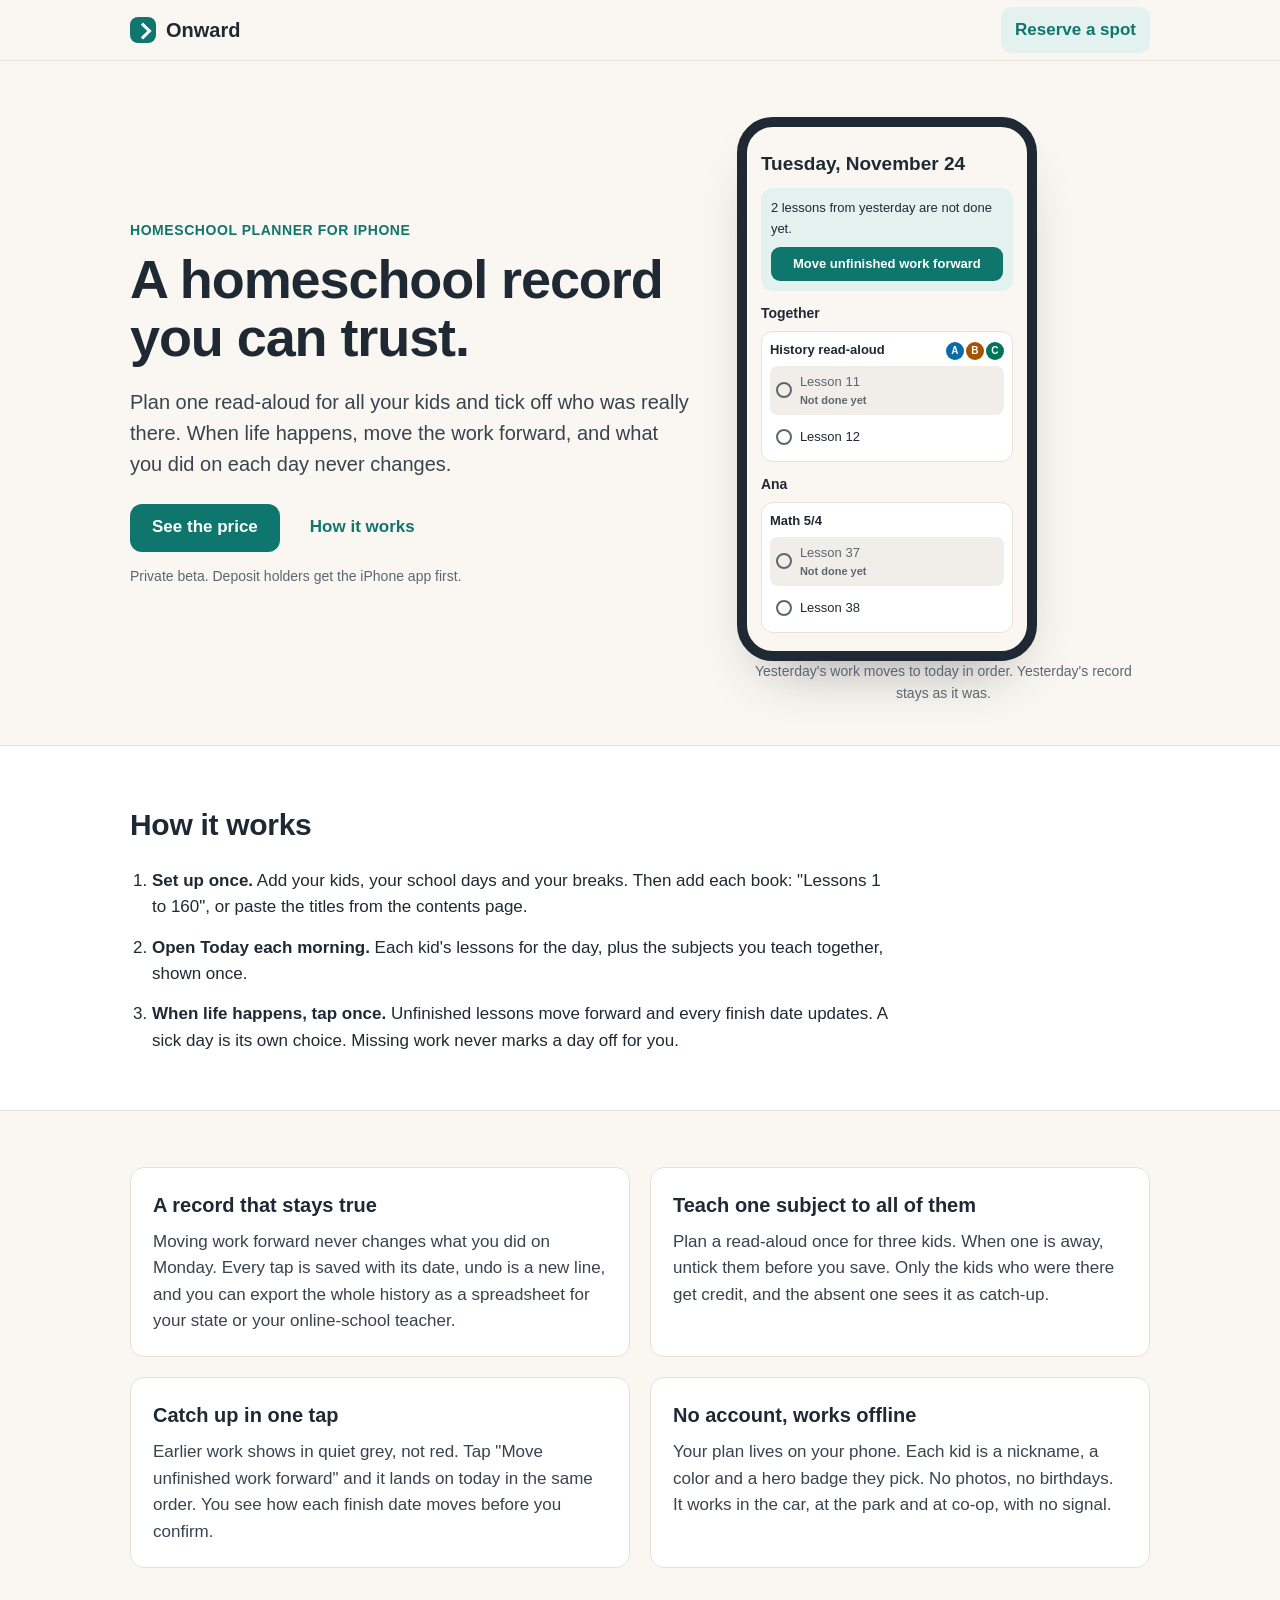
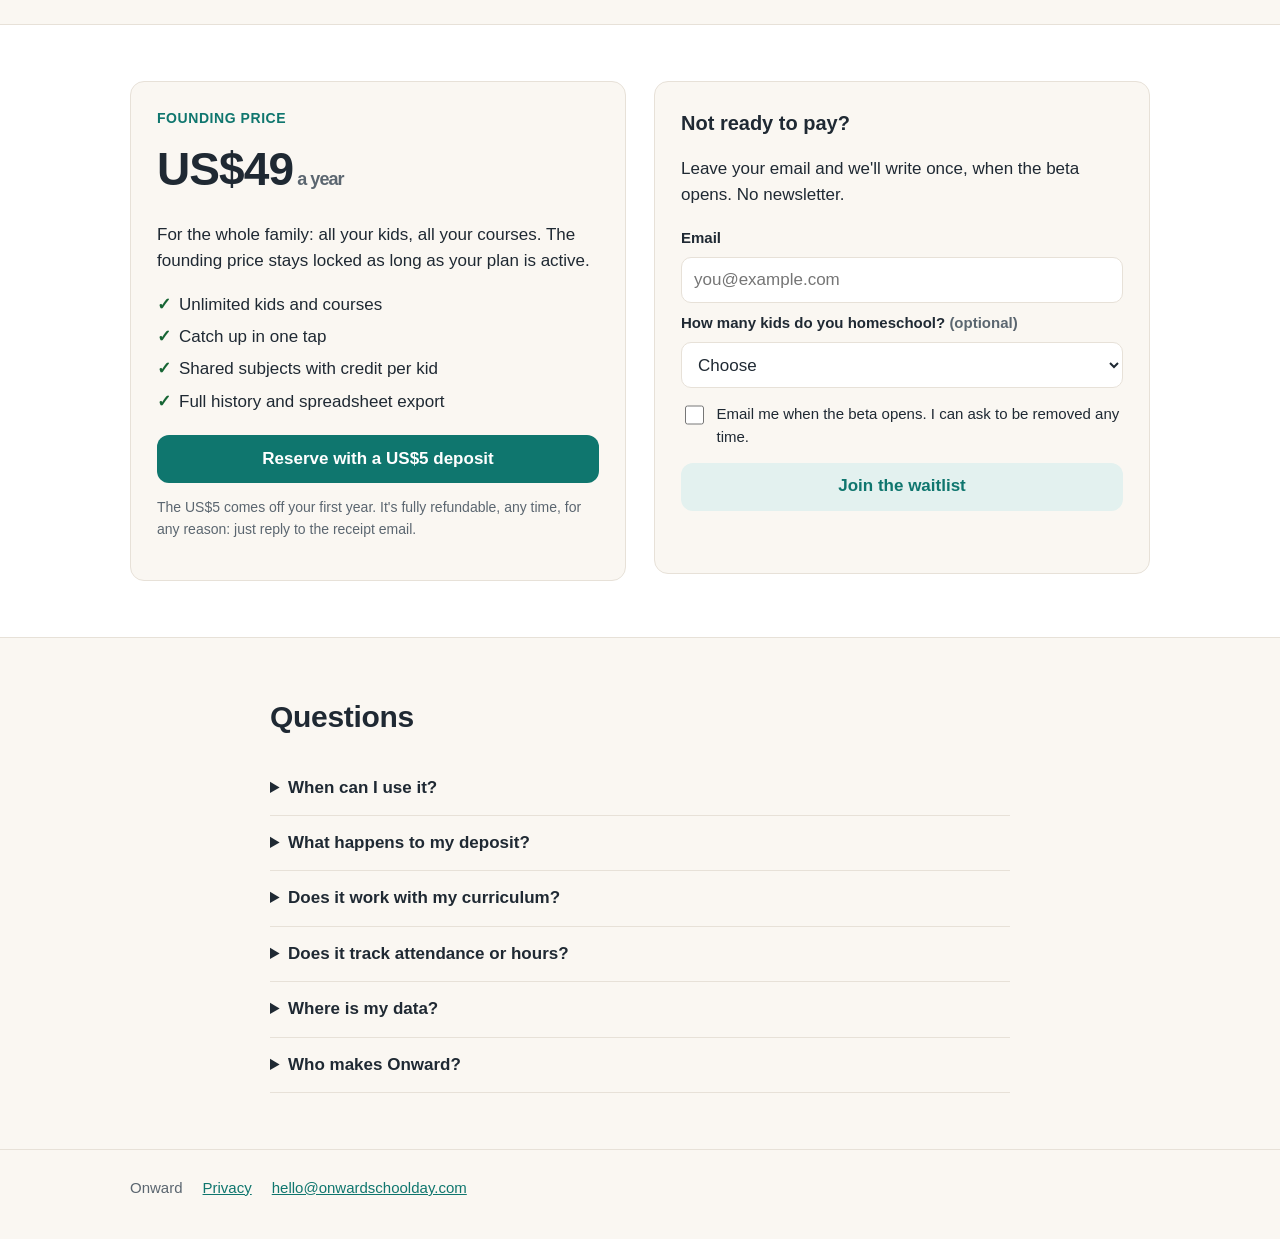
<file: index.html>
<!doctype html>
<html lang="en">
<head>
  <meta charset="utf-8">
  <meta name="viewport" content="width=device-width, initial-scale=1">
  <title>Onward: the homeschool planner that keeps up when life happens</title>
  <meta name="description" content="Plan your homeschool year once. When you miss a day, one tap moves unfinished lessons forward, and the record of what you really did stays true.">
  <link rel="canonical" href="https://onwardschoolday.com/">
  <meta property="og:title" content="Onward homeschool planner">
  <meta property="og:description" content="Miss a day without replanning the week. Shared subjects with credit for the right kids. A record that never gets rewritten.">
  <meta property="og:url" content="https://onwardschoolday.com/">
  <meta property="og:type" content="website">
  <link rel="icon" href="favicon.svg" type="image/svg+xml">
  <link rel="stylesheet" href="site.css">
</head>
<body>
  <header class="top">
    <div class="wrap top-row">
      <a class="brand" href="/" aria-label="Onward home"><span class="mark" aria-hidden="true"></span>Onward</a>
      <a class="top-cta" href="#price" data-track="cta_click">Reserve a spot</a>
    </div>
  </header>

  <main>
    <section class="hero">
      <div class="wrap hero-grid">
        <div>
          <p class="eyebrow">Homeschool planner for iPhone</p>
          <h1 data-copy="headline">Miss a day. Your plan fixes itself.</h1>
          <p class="lead" data-copy="lead">When a sick day or a field trip throws off the week, one tap moves the unfinished lessons forward, in order. No red overdue pile, and no Sunday night redraw.</p>
          <div class="hero-actions">
            <a class="btn" href="#price" data-track="cta_click">See the price</a>
            <a class="btn quiet" href="#how">How it works</a>
          </div>
          <p class="small muted">Private beta. Deposit holders get the iPhone app first.</p>
        </div>

        <figure class="phone" aria-label="A short demo of the Today screen moving unfinished work forward">
          <div class="screen">
            <p class="ph-date">Tuesday, November 24</p>
            <div class="ph-banner" data-demo="banner">
              <span data-demo="banner-text">2 lessons from yesterday are not done yet.</span>
              <span class="ph-btn" data-demo="button">Move unfinished work forward</span>
            </div>
            <p class="ph-section">Together</p>
            <div class="ph-card">
              <div class="ph-card-head"><span>History read-aloud</span><span class="ph-kids"><i class="k1">A</i><i class="k2">B</i><i class="k3">C</i></span></div>
              <div class="ph-row grey" data-demo="earlier"><i class="ring"></i><span>Lesson 11<small>Not done yet</small></span></div>
              <div class="ph-row" data-demo="pushed"><i class="ring"></i><span>Lesson 12<small></small></span></div>
            </div>
            <p class="ph-section">Ana</p>
            <div class="ph-card">
              <div class="ph-card-head"><span>Math 5/4</span></div>
              <div class="ph-row grey" data-demo="earlier"><i class="ring"></i><span>Lesson 37<small>Not done yet</small></span></div>
              <div class="ph-row" data-demo="pushed"><i class="ring"></i><span>Lesson 38<small></small></span></div>
            </div>
          </div>
          <figcaption class="small muted">Yesterday's work moves to today in order. Yesterday's record stays as it was.</figcaption>
        </figure>
      </div>
    </section>

    <section id="how" class="band">
      <div class="wrap">
        <h2>How it works</h2>
        <ol class="steps">
          <li><strong>Set up once.</strong> Add your kids, your school days and your breaks. Then add each book: "Lessons 1 to 160", or paste the titles from the contents page.</li>
          <li><strong>Open Today each morning.</strong> Each kid's lessons for the day, plus the subjects you teach together, shown once.</li>
          <li><strong>When life happens, tap once.</strong> Unfinished lessons move forward and every finish date updates. A sick day is its own choice. Missing work never marks a day off for you.</li>
        </ol>
      </div>
    </section>

    <section class="wrap features" data-order="features">
      <article class="feature" data-feature="missed">
        <h3>Catch up in one tap</h3>
        <p>Earlier work shows in quiet grey, not red. Tap "Move unfinished work forward" and it lands on today in the same order. You see how each finish date moves before you confirm.</p>
      </article>
      <article class="feature" data-feature="records">
        <h3>A record that stays true</h3>
        <p>Moving work forward never changes what you did on Monday. Every tap is saved with its date, undo is a new line, and you can export the whole history as a spreadsheet for your state or your online-school teacher.</p>
      </article>
      <article class="feature" data-feature="shared">
        <h3>Teach one subject to all of them</h3>
        <p>Plan a read-aloud once for three kids. When one is away, untick them before you save. Only the kids who were there get credit, and the absent one sees it as catch-up.</p>
      </article>
      <article class="feature" data-feature="private">
        <h3>No account, works offline</h3>
        <p>Your plan lives on your phone. Each kid is a nickname, a color and a hero badge they pick. No photos, no birthdays. It works in the car, at the park and at co-op, with no signal.</p>
      </article>
    </section>

    <section id="price" class="band">
      <div class="wrap price-grid">
        <div class="price-card">
          <p class="eyebrow">Founding price</p>
          <p class="price"><span data-copy="price">US$49</span><span class="per"> a year</span></p>
          <p>For the whole family: all your kids, all your courses. The founding price stays locked as long as your plan is active.</p>
          <ul class="ticks">
            <li>Unlimited kids and courses</li>
            <li>Catch up in one tap</li>
            <li>Shared subjects with credit per kid</li>
            <li>Full history and spreadsheet export</li>
          </ul>
          <a class="btn wide" id="deposit" href="#" data-track="deposit_click">Reserve with a US$5 deposit</a>
          <p class="small muted">The US$5 comes off your first year. It's fully refundable, any time, for any reason: just reply to the receipt email.</p>
        </div>

        <div class="waitlist">
          <h3>Not ready to pay?</h3>
          <p>Leave your email and we'll write once, when the beta opens. No newsletter.</p>
          <form id="waitlist-form" novalidate>
            <label for="email">Email</label>
            <input id="email" name="email" type="email" autocomplete="email" required maxlength="254" placeholder="you@example.com">
            <label for="kids">How many kids do you homeschool? <span class="muted">(optional)</span></label>
            <select id="kids" name="kids">
              <option value="">Choose</option>
              <option value="1">1</option>
              <option value="2">2</option>
              <option value="3">3</option>
              <option value="4+">4 or more</option>
            </select>
            <label class="check"><input id="consent" type="checkbox" required> Email me when the beta opens. I can ask to be removed any time.</label>
            <button class="btn secondary wide" type="submit">Join the waitlist</button>
            <p class="small" id="form-msg" role="status" aria-live="polite"></p>
          </form>
        </div>
      </div>
    </section>

    <section class="wrap faq">
      <h2>Questions</h2>
      <details><summary>When can I use it?</summary><p>Onward is in private testing now. People who leave a deposit get an iPhone beta invite first, through Apple's TestFlight. Android comes after the iPhone version.</p></details>
      <details><summary>What happens to my deposit?</summary><p>It comes off your first year when paid plans start. If you change your mind, reply to the receipt email and you get all US$5 back. No questions asked.</p></details>
      <details><summary>Does it work with my curriculum?</summary><p>Yes, if your curriculum has numbered or listed lessons. You type how many lessons there are, or paste the titles. Onward is independent and isn't linked to any publisher.</p></details>
      <details><summary>Does it track attendance or hours?</summary><p>Not in the first version. You get an exact, dated history of every lesson done, which you can export. Attendance and hours come later. Onward never tells you that you meet your local rules. Please check those yourself.</p></details>
      <details><summary>Where is my data?</summary><p>On your phone. The app has no account and sends your plan nowhere. This website keeps only what you type into the forms. See the <a href="privacy.html">privacy page</a>.</p></details>
      <details><summary>Who makes Onward?</summary><p>A small independent developer in Victoria, BC, Canada.</p></details>
    </section>
  </main>

  <footer class="foot">
    <div class="wrap foot-row">
      <span>Onward</span>
      <a href="privacy.html">Privacy</a>
      <a href="mailto:hello@onwardschoolday.com">hello@onwardschoolday.com</a>
    </div>
  </footer>

  <script src="site.js" defer></script>
</body>
</html>
</file>
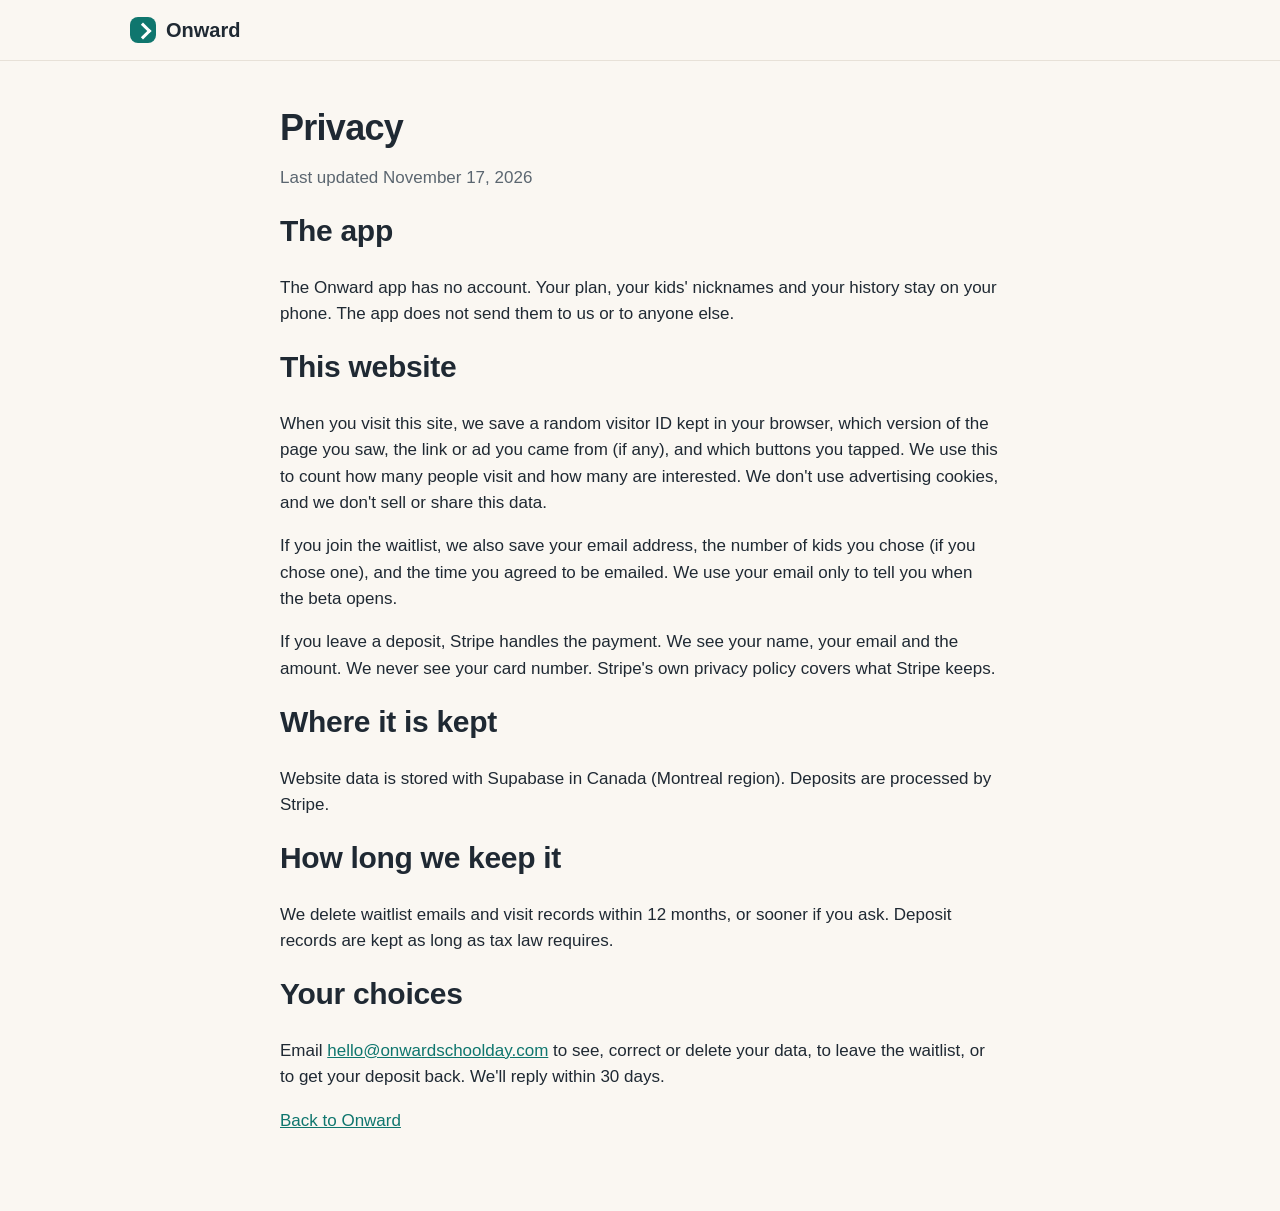
<file: privacy.html>
<!doctype html>
<html lang="en">
<head>
  <meta charset="utf-8">
  <meta name="viewport" content="width=device-width, initial-scale=1">
  <title>Privacy: Onward</title>
  <link rel="icon" href="favicon.svg" type="image/svg+xml">
  <link rel="stylesheet" href="site.css">
</head>
<body>
  <header class="top"><div class="wrap top-row"><a class="brand" href="/"><span class="mark" aria-hidden="true"></span>Onward</a></div></header>
  <main class="wrap legal">
    <h1>Privacy</h1>
    <p class="muted">Last updated November 17, 2026</p>

    <h2>The app</h2>
    <p>The Onward app has no account. Your plan, your kids' nicknames and your history stay on your phone. The app does not send them to us or to anyone else.</p>

    <h2>This website</h2>
    <p>When you visit this site, we save a random visitor ID kept in your browser, which version of the page you saw, the link or ad you came from (if any), and which buttons you tapped. We use this to count how many people visit and how many are interested. We don't use advertising cookies, and we don't sell or share this data.</p>
    <p>If you join the waitlist, we also save your email address, the number of kids you chose (if you chose one), and the time you agreed to be emailed. We use your email only to tell you when the beta opens.</p>
    <p>If you leave a deposit, Stripe handles the payment. We see your name, your email and the amount. We never see your card number. Stripe's own privacy policy covers what Stripe keeps.</p>

    <h2>Where it is kept</h2>
    <p>Website data is stored with Supabase in Canada (Montreal region). Deposits are processed by Stripe.</p>

    <h2>How long we keep it</h2>
    <p>We delete waitlist emails and visit records within 12 months, or sooner if you ask. Deposit records are kept as long as tax law requires.</p>

    <h2>Your choices</h2>
    <p>Email <a href="mailto:hello@onwardschoolday.com">hello@onwardschoolday.com</a> to see, correct or delete your data, to leave the waitlist, or to get your deposit back. We'll reply within 30 days.</p>

    <p><a href="/">Back to Onward</a></p>
  </main>
</body>
</html>
</file>
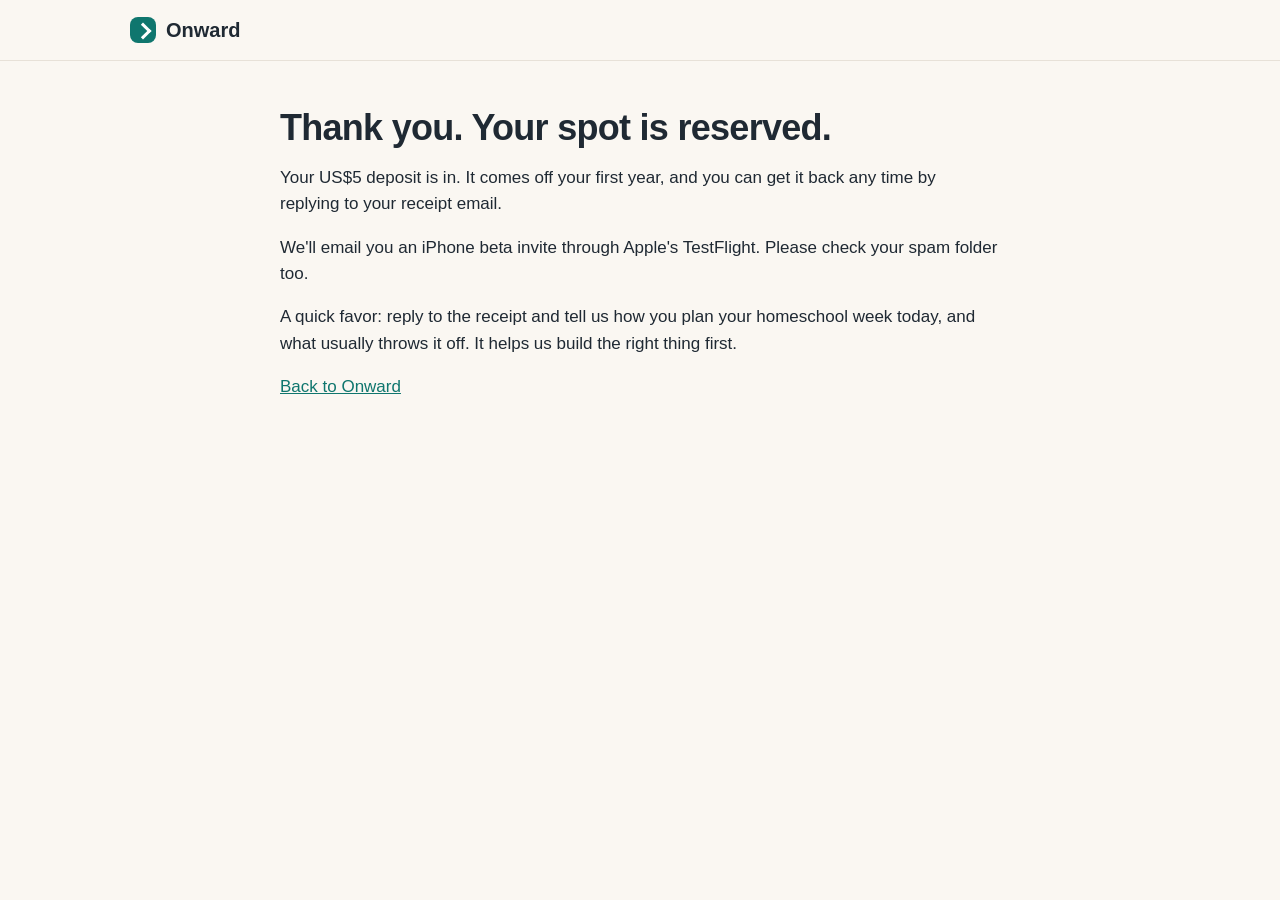
<file: thanks.html>
<!doctype html>
<html lang="en">
<head>
  <meta charset="utf-8">
  <meta name="viewport" content="width=device-width, initial-scale=1">
  <title>Thank you: Onward</title>
  <meta name="robots" content="noindex">
  <link rel="icon" href="favicon.svg" type="image/svg+xml">
  <link rel="stylesheet" href="site.css">
</head>
<body>
  <header class="top"><div class="wrap top-row"><a class="brand" href="/"><span class="mark" aria-hidden="true"></span>Onward</a></div></header>
  <main class="wrap legal">
    <h1>Thank you. Your spot is reserved.</h1>
    <p>Your US$5 deposit is in. It comes off your first year, and you can get it back any time by replying to your receipt email.</p>
    <p>We'll email you an iPhone beta invite through Apple's TestFlight. Please check your spam folder too.</p>
    <p>A quick favor: reply to the receipt and tell us how you plan your homeschool week today, and what usually throws it off. It helps us build the right thing first.</p>
    <p><a href="/">Back to Onward</a></p>
  </main>
</body>
</html>
</file>
<file: site.css>
:root {
  --bg: #FAF7F2;
  --surface: #FFFFFF;
  --ink: #1F2933;
  --muted: #5B6670;
  --line: #E7E1D8;
  --primary: #0F766E;
  --primary-soft: #E3F1EF;
  --success: #166534;
  --success-soft: #E7F4EA;
  --grey: #5F6670;
  --grey-soft: #F1EEE9;
  --radius: 14px;
}
* { box-sizing: border-box; }
html { scroll-behavior: smooth; }
body {
  margin: 0;
  background: var(--bg);
  color: var(--ink);
  font: 17px/1.55 -apple-system, BlinkMacSystemFont, "Segoe UI", Roboto, Helvetica, Arial, sans-serif;
  -webkit-font-smoothing: antialiased;
}
a { color: var(--primary); }
.wrap { max-width: 1060px; margin: 0 auto; padding: 0 20px; }
.muted { color: var(--muted); }
.small { font-size: 14px; }
h1 { font-size: clamp(34px, 6vw, 54px); line-height: 1.08; letter-spacing: -0.02em; margin: 8px 0 16px; }
h2 { font-size: 30px; letter-spacing: -0.01em; margin: 0 0 20px; }
h3 { font-size: 20px; margin: 0 0 8px; }
.eyebrow { color: var(--primary); font-weight: 650; font-size: 14px; letter-spacing: 0.04em; text-transform: uppercase; margin: 0; }
.lead { font-size: 20px; color: #39434d; max-width: 34em; }

.top { position: sticky; top: 0; z-index: 5; background: rgba(250, 247, 242, 0.92); backdrop-filter: blur(8px); border-bottom: 1px solid var(--line); }
.top-row { display: flex; align-items: center; justify-content: space-between; height: 60px; }
.brand { display: inline-flex; align-items: center; gap: 10px; font-weight: 750; font-size: 20px; color: var(--ink); text-decoration: none; }
.mark { width: 26px; height: 26px; border-radius: 8px; background: var(--primary); position: relative; }
.mark::after { content: ""; position: absolute; left: 7px; top: 8px; width: 9px; height: 9px; border-top: 3px solid #fff; border-right: 3px solid #fff; transform: rotate(45deg); }
.top-cta { font-weight: 650; text-decoration: none; padding: 10px 14px; border-radius: 10px; background: var(--primary-soft); }

.btn { display: inline-flex; align-items: center; justify-content: center; min-height: 48px; padding: 0 22px; border-radius: 12px; border: 0; background: var(--primary); color: #fff; font: inherit; font-weight: 650; text-decoration: none; cursor: pointer; }
.btn:hover { filter: brightness(1.06); }
.btn:focus-visible, a:focus-visible, input:focus-visible, select:focus-visible, summary:focus-visible { outline: 3px solid #F59E0B; outline-offset: 2px; }
.btn.quiet { background: transparent; color: var(--primary); }
.btn.secondary { background: var(--primary-soft); color: var(--primary); }
.btn.wide { width: 100%; }

.hero { padding: 56px 0 40px; }
.hero-grid { display: grid; grid-template-columns: 1.15fr 0.85fr; gap: 48px; align-items: center; }
.hero-actions { display: flex; gap: 8px; flex-wrap: wrap; margin: 24px 0 12px; }

.phone { margin: 0; justify-self: center; text-align: center; }
.screen { width: 300px; border-radius: 36px; background: var(--bg); border: 10px solid #1f2933; padding: 22px 14px 18px; text-align: left; box-shadow: 0 30px 60px -30px rgba(31, 41, 51, 0.45); }
.ph-date { font-weight: 750; font-size: 19px; margin: 0 0 10px; }
.ph-banner { background: var(--primary-soft); border-radius: 12px; padding: 10px; font-size: 13px; display: grid; gap: 8px; transition: opacity 0.4s, max-height 0.4s; max-height: 120px; overflow: hidden; }
.ph-btn { display: block; text-align: center; background: var(--primary); color: #fff; border-radius: 9px; padding: 7px; font-weight: 650; transition: transform 0.15s; }
.ph-btn.pressed { transform: scale(0.96); filter: brightness(0.9); }
.ph-section { font-weight: 700; font-size: 14px; margin: 12px 0 6px; }
.ph-card { background: var(--surface); border: 1px solid var(--line); border-radius: 12px; padding: 8px; display: grid; gap: 6px; }
.ph-card-head { display: flex; justify-content: space-between; align-items: center; font-weight: 700; font-size: 13px; }
.ph-kids i { display: inline-grid; place-items: center; width: 18px; height: 18px; border-radius: 50%; color: #fff; font: 700 10px/1 sans-serif; margin-left: 2px; }
.k1 { background: #0B6BA8; } .k2 { background: #A65300; } .k3 { background: #00745A; }
.ph-row { display: flex; align-items: center; gap: 8px; font-size: 13px; padding: 6px; border-radius: 8px; transition: opacity 0.4s, max-height 0.4s, padding 0.4s; max-height: 60px; overflow: hidden; }
.ph-row small:empty { display: none; }
.ph-row small { display: block; font-size: 11px; font-weight: 650; color: var(--grey); }
.ph-row.grey { background: var(--grey-soft); color: var(--muted); }
.ph-row.done { background: var(--success-soft); }
.ph-row.done small { color: var(--success); }
.ring { width: 16px; height: 16px; border-radius: 50%; border: 2px solid var(--grey); flex: none; }
.ph-row.done .ring { background: var(--success); border-color: var(--success); }
.gone { opacity: 0; max-height: 0 !important; padding-top: 0 !important; padding-bottom: 0 !important; }

.band { background: var(--surface); border-top: 1px solid var(--line); border-bottom: 1px solid var(--line); padding: 56px 0; }
.steps { padding-left: 22px; display: grid; gap: 14px; max-width: 760px; margin: 0; }
.features { display: grid; grid-template-columns: repeat(2, 1fr); gap: 20px; padding-top: 56px; padding-bottom: 56px; }
.feature { background: var(--surface); border: 1px solid var(--line); border-radius: var(--radius); padding: 22px; }
.feature p { margin: 0; color: #39434d; }

.price-grid { display: grid; grid-template-columns: 1fr 1fr; gap: 28px; align-items: start; }
.price-card, .waitlist { border: 1px solid var(--line); border-radius: var(--radius); padding: 26px; background: var(--bg); }
.price { font-size: 46px; font-weight: 800; letter-spacing: -0.02em; margin: 4px 0 8px; }
.per { font-size: 18px; font-weight: 600; color: var(--muted); }
.ticks { list-style: none; padding: 0; margin: 16px 0 20px; display: grid; gap: 6px; }
.ticks li::before { content: "✓"; color: var(--success); font-weight: 800; margin-right: 8px; }
form { display: grid; gap: 8px; }
label { font-weight: 600; font-size: 15px; }
input[type=email], select { min-height: 46px; border: 1px solid var(--line); border-radius: 10px; padding: 0 12px; font: inherit; background: var(--surface); color: var(--ink); }
.check { display: flex; gap: 10px; align-items: flex-start; font-weight: 400; margin: 6px 0; }
.check input { width: 20px; height: 20px; margin-top: 3px; accent-color: var(--primary); }
#form-msg.ok { color: var(--success); }
#form-msg.err { color: #8A5A00; }

.faq { padding-top: 56px; padding-bottom: 56px; max-width: 780px; }
details { border-bottom: 1px solid var(--line); padding: 14px 0; }
summary { cursor: pointer; font-weight: 650; }
details p { margin: 10px 0 0; color: #39434d; }

.foot { border-top: 1px solid var(--line); padding: 26px 0 40px; font-size: 15px; }
.foot-row { display: flex; gap: 20px; flex-wrap: wrap; color: var(--muted); }

.legal { max-width: 760px; padding-top: 40px; padding-bottom: 60px; }
.legal h1 { font-size: 36px; }

@media (max-width: 820px) {
  .hero { padding-top: 32px; }
  .hero-grid, .price-grid, .features { grid-template-columns: 1fr; }
  .phone { order: 2; }
}
@media (prefers-reduced-motion: reduce) {
  html { scroll-behavior: auto; }
  * { transition: none !important; }
}
</file>
